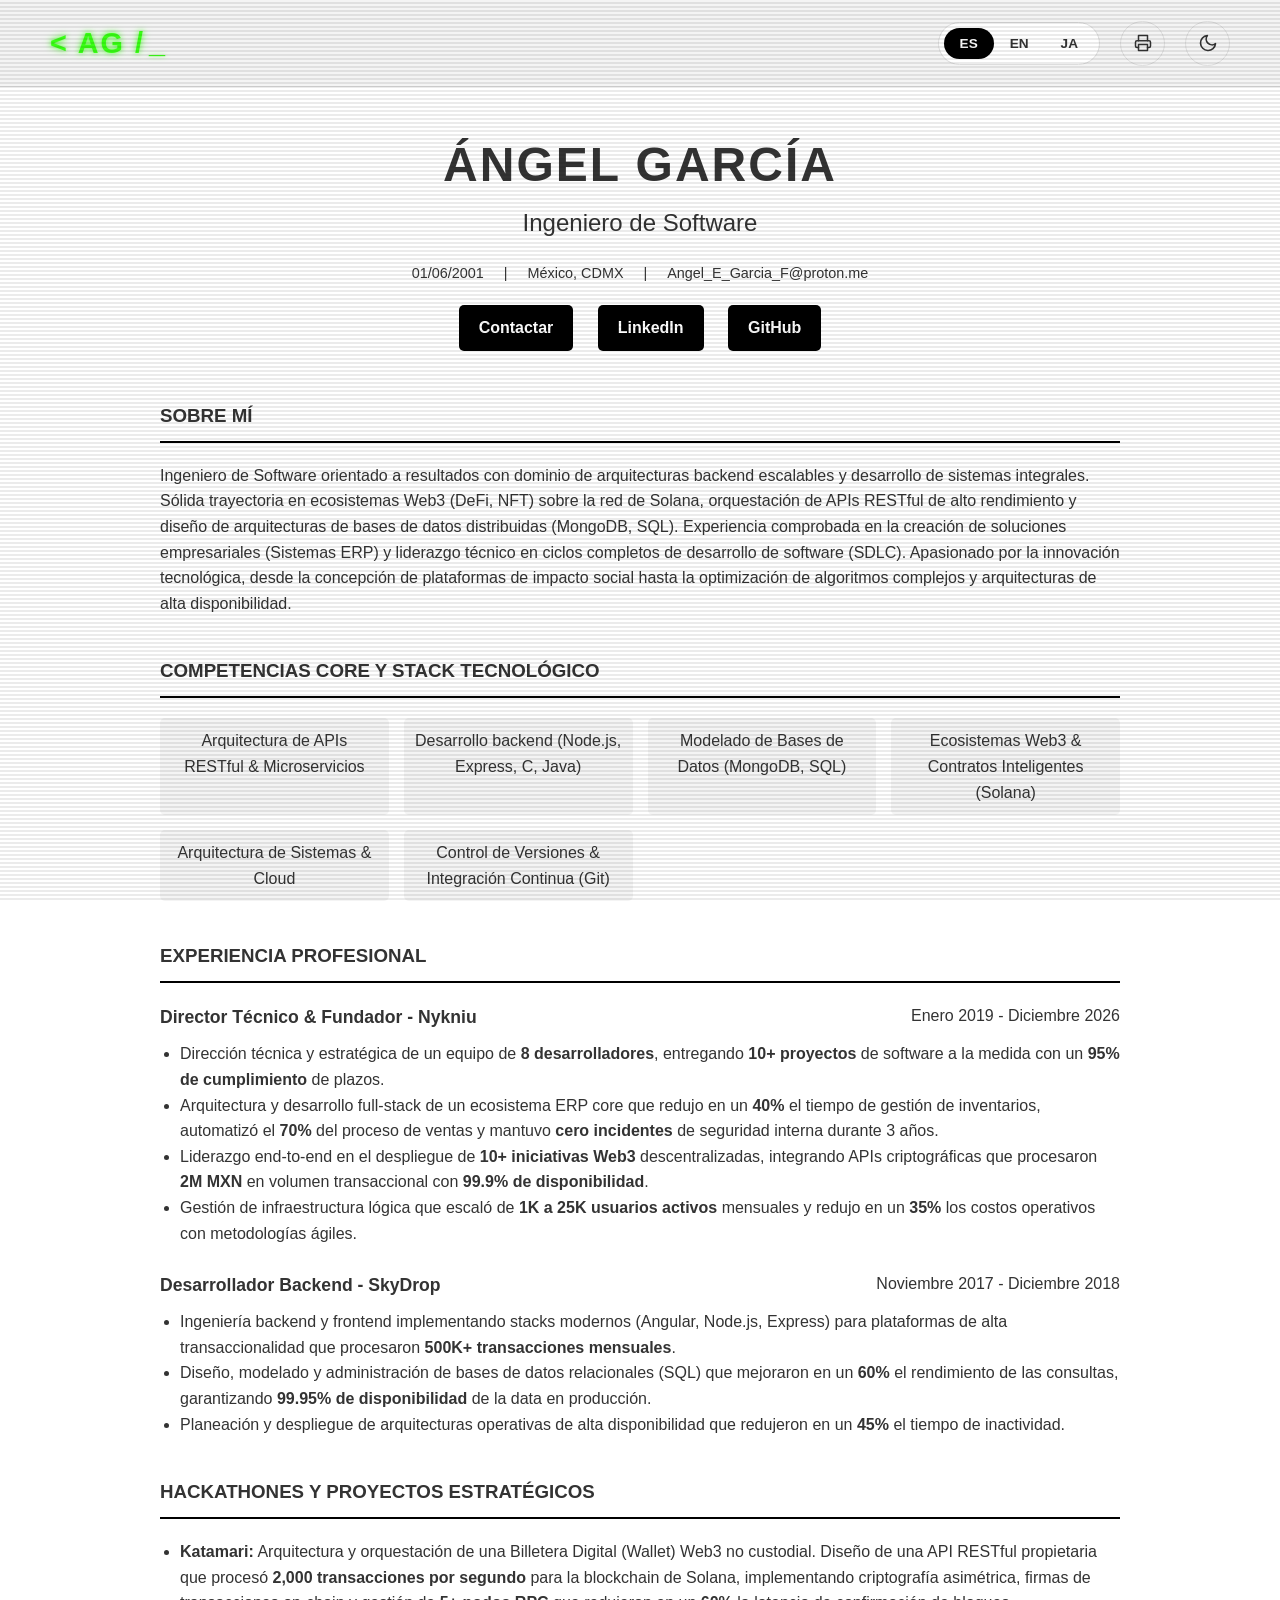
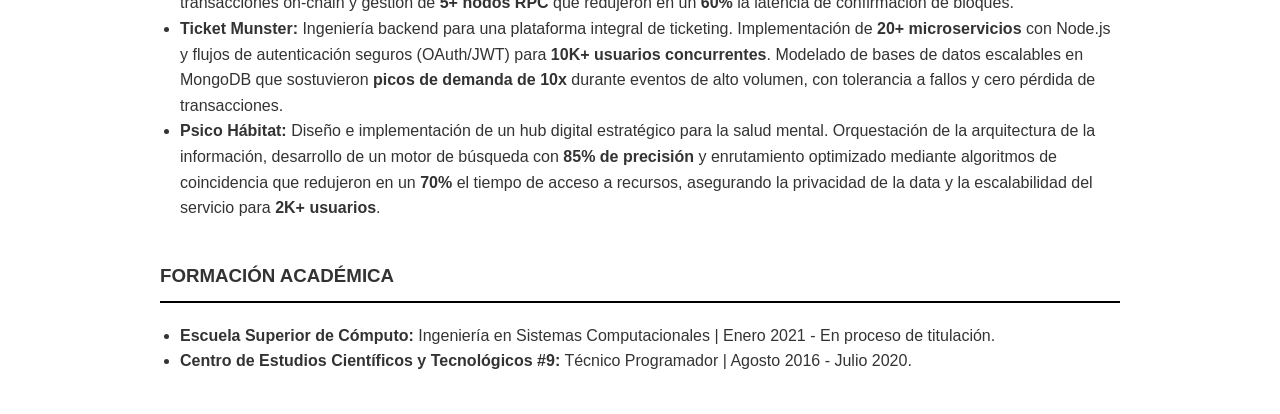
<file: index.html>
<!DOCTYPE html>
<html lang="es">
<head>
    <meta charset="UTF-8">
    <meta name="viewport" content="width=device-width, initial-scale=1.0">
    <title>CV | Ángel García</title>
    <link rel="stylesheet" href="./CSS/styles.css">
</head>
<body>

    <header>
        <div class="logo-terminal">
            <span id="typed-logo"></span><span class="cursor">_</span>
        </div>
        <div class="controls">
            <div class="lang-switch">
                <button class="lang-btn" onclick="setLanguage('es')" id="btn-es">ES</button>
                <button class="lang-btn" onclick="setLanguage('en')" id="btn-en">EN</button>
                <button class="lang-btn" onclick="setLanguage('ja')" id="btn-ja">JA</button>
            </div>
            
            <button class="theme-toggle" onclick="window.print()" aria-label="Guardar como PDF" title="Guardar como PDF">
                <svg viewBox="0 0 24 24" width="18" height="18" stroke="currentColor" stroke-width="2" fill="none" stroke-linecap="round" stroke-linejoin="round">
                    <polyline points="6 9 6 2 18 2 18 9"></polyline>
                    <path d="M6 18H4a2 2 0 0 1-2-2v-5a2 2 0 0 1 2-2h16a2 2 0 0 1 2 2v5a2 2 0 0 1-2 2h-2"></path>
                    <rect x="6" y="14" width="12" height="8"></rect>
                </svg>
            </button>

            <button class="theme-toggle" onclick="toggleTheme()" id="theme-btn" aria-label="Cambiar tema">
                <svg id="theme-icon" viewBox="0 0 24 24" width="20" height="20" stroke="currentColor" stroke-width="2" fill="none" stroke-linecap="round" stroke-linejoin="round">
                    <path d="M21 12.79A9 9 0 1 1 11.21 3 7 7 0 0 0 21 12.79z"></path>
                </svg>
            </button>
        </div>
    </header>

    <div class="container">
        <div class="hero">
            <h1 id="name">Ángel García</h1>
            <h2 id="title">Ingeniero de Software</h2>
            <div class="contact-info">
                <span id="birth">01/06/2001</span> |
                <span id="location">México, CDMX</span> |
                <span id="email">Angel_E_Garcia_F@proton.me</span>
            </div>
            <div class="social-links">
                <a href="mailto:Angel_E_Garcia_F@proton.me" id="btn-email">Contactar</a>
                <a href="https://www.linkedin.com/in/angelegarciaf/" target="_blank">LinkedIn</a>
                <a href="TU_LINK_GITHUB_AQUI" target="_blank">GitHub</a>
            </div>
        </div>

        <section>
            <h3 id="h-about">Sobre mí</h3>
            <p id="t-about">Texto dinámico</p>
        </section>

        <section>
            <h3 id="h-skills">Competencias Core y Stack Tecnológico</h3>
            <div class="skills-grid" id="t-skills">
                <div class="skill-item" id="skill1">Arquitectura de APIs RESTful & Microservicios</div>
                <div class="skill-item" id="skill2">Desarrollo backend (Node.js, Express, C, Java)</div>
                <div class="skill-item" id="skill3">Modelado de Bases de Datos (MongoDB, SQL)</div>
                <div class="skill-item" id="skill4">Ecosistemas Web3 & Contratos Inteligentes (Solana)</div>
                <div class="skill-item" id="skill5">Arquitectura de Sistemas & Cloud</div>
                <div class="skill-item" id="skill6">Control de Versiones & Integración Continua (Git)</div>
            </div>
        </section>

        <section>
            <h3 id="h-experience">Experiencia Profesional</h3>
            
            <div class="job">
                <div class="job-header">
                    <span class="job-title" id="job1-title">Director Técnico & Fundador - Nykniu</span>
                    <span id="job1-date">Enero 2019 - </span>
                </div>
                <ul id="job1-desc">
                    <li>Texto dinámico</li>
                </ul>
            </div>

            <div class="job">
                <div class="job-header">
                    <span class="job-title" id="job2-title">Desarrollador Web - SkyDrop</span>
                    <span id="job2-date">Noviembre 2017 - Diciembre 2018</span>
                </div>
                <ul id="job2-desc">
                    <li>Texto dinámico</li>
                </ul>
            </div>
        </section>

        <section>
            <h3 id="h-hack">Hackathones y Proyectos Estratégicos</h3>
            <div class="job">
                <ul id="t-hack">
                    <li>Texto dinámico</li>
                </ul>
            </div>
        </section>

        <section>
            <h3 id="h-academic">Formación Académica</h3>
            <ul>
                <li id="edu1"><strong>Escuela Superior de Cómputo:</strong> Ingeniería en Sistemas Computacionales | Enero 2021 - En proceso de titulación.</li>
                <li id="edu2"><strong>Centro de Estudios Científicos y Tecnológicos #9:</strong> Técnico Programador | Agosto 2016 - Julio 2020.</li>
            </ul>
        </section>

    </div>

    <script src="./JS/script.js"></script>
</body>
</html>
</file>
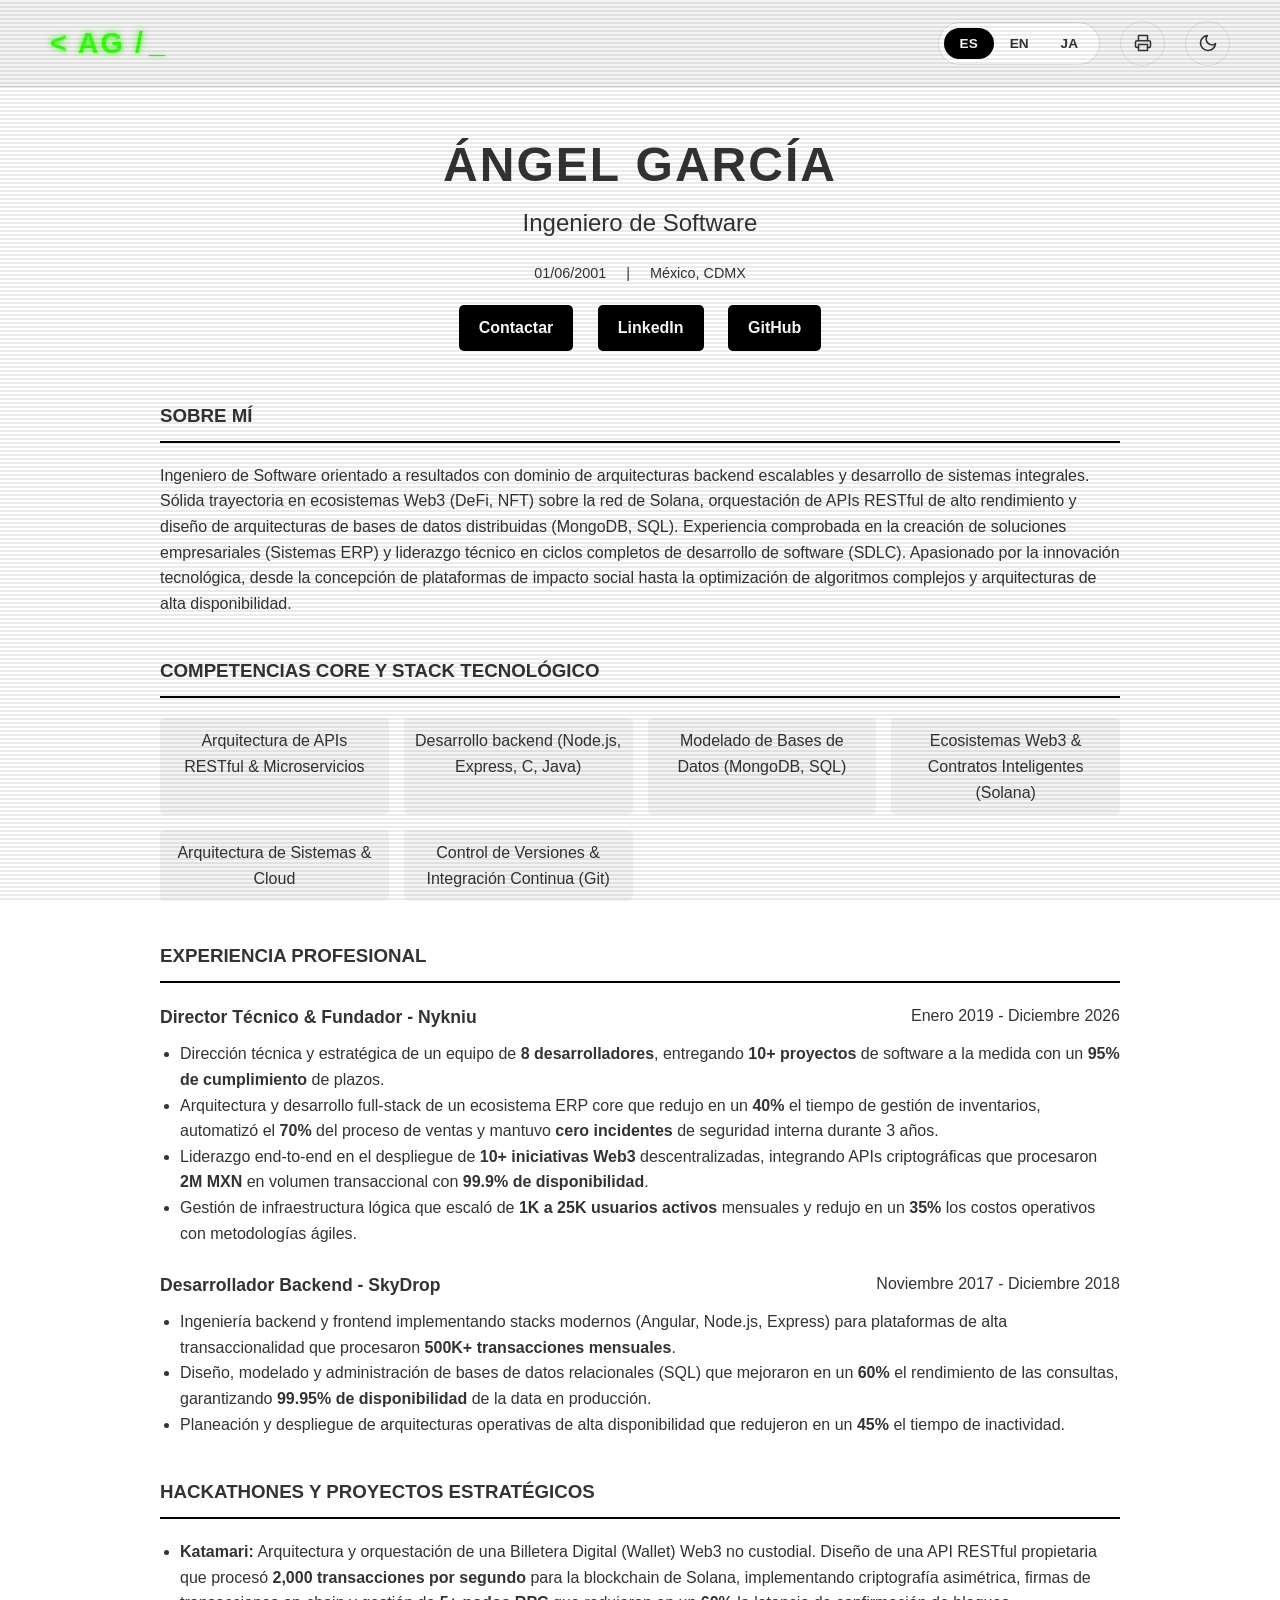
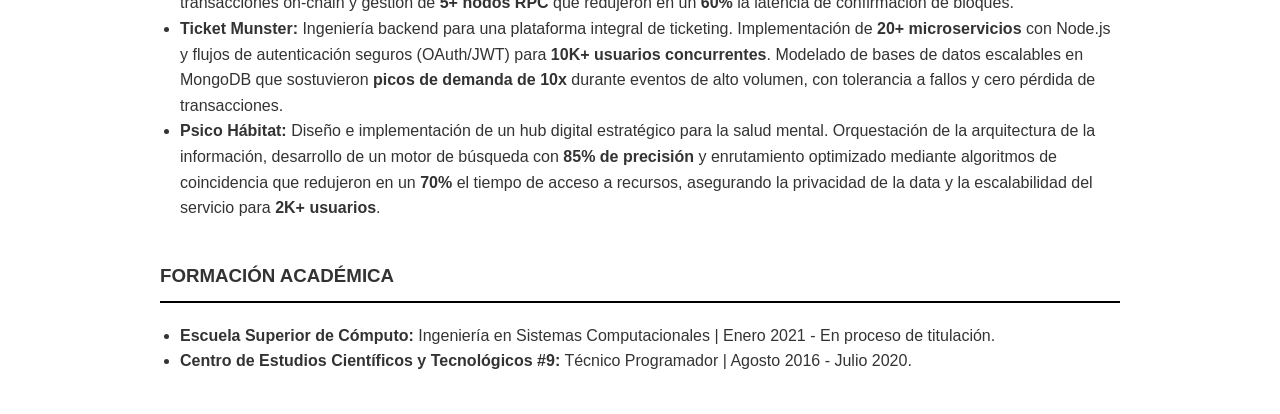
<file: HTML/index.html>
<!DOCTYPE html>
<html lang="es">
<head>
    <meta charset="UTF-8">
    <meta name="viewport" content="width=device-width, initial-scale=1.0">
    <title>CV | Ángel García</title>
    <link rel="stylesheet" href="/CSS/styles.css">
</head>
<body>

    <header>
        <div class="logo-terminal">
            <span id="typed-logo"></span><span class="cursor">_</span>
        </div>
        <div class="controls">
            <div class="lang-switch">
                <button class="lang-btn" onclick="setLanguage('es')" id="btn-es">ES</button>
                <button class="lang-btn" onclick="setLanguage('en')" id="btn-en">EN</button>
                <button class="lang-btn" onclick="setLanguage('ja')" id="btn-ja">JA</button>
            </div>
            
            <button class="theme-toggle" onclick="window.print()" aria-label="Guardar como PDF" title="Guardar como PDF">
                <svg viewBox="0 0 24 24" width="18" height="18" stroke="currentColor" stroke-width="2" fill="none" stroke-linecap="round" stroke-linejoin="round">
                    <polyline points="6 9 6 2 18 2 18 9"></polyline>
                    <path d="M6 18H4a2 2 0 0 1-2-2v-5a2 2 0 0 1 2-2h16a2 2 0 0 1 2 2v5a2 2 0 0 1-2 2h-2"></path>
                    <rect x="6" y="14" width="12" height="8"></rect>
                </svg>
            </button>

            <button class="theme-toggle" onclick="toggleTheme()" id="theme-btn" aria-label="Cambiar tema">
                <svg id="theme-icon" viewBox="0 0 24 24" width="20" height="20" stroke="currentColor" stroke-width="2" fill="none" stroke-linecap="round" stroke-linejoin="round">
                    <path d="M21 12.79A9 9 0 1 1 11.21 3 7 7 0 0 0 21 12.79z"></path>
                </svg>
            </button>
        </div>
    </header>

    <div class="container">
        <div class="hero">
            <h1 id="name">Ángel García</h1>
            <h2 id="title">Ingeniero de Software</h2>
            <div class="contact-info">
                <span id="birth">01/06/2001</span> | 
                <span id="location">México, CDMX</span>
            </div>
            <div class="social-links">
                <a href="mailto:Angel_E_Garcia_F@proton.me" id="btn-email">Contactar</a>
                <a href="https://www.linkedin.com/in/angelegarciaf/" target="_blank">LinkedIn</a>
                <a href="TU_LINK_GITHUB_AQUI" target="_blank">GitHub</a>
            </div>
        </div>

        <section>
            <h3 id="h-about">Sobre Mí</h3>
            <p id="t-about">Texto dinámico</p>
        </section>

        <section>
            <h3 id="h-skills">Competencias Core y Stack Tecnológico</h3>
            <div class="skills-grid" id="t-skills">
                <div class="skill-item" id="skill1">Arquitectura de APIs RESTful & Microservicios</div>
                <div class="skill-item" id="skill2">Desarrollo Backend (Node.js, Express)</div>
                <div class="skill-item" id="skill3">Gestión de Bases de Datos (MongoDB, SQL)</div>
                <div class="skill-item" id="skill4">Ecosistemas Web3 & Blockchain Solana</div>
                <div class="skill-item" id="skill5">Arquitectura de Sistemas & Cloud</div>
                <div class="skill-item" id="skill6">Control de Versiones & CI/CD (Git)</div>
            </div>
        </section>

        <section>
            <h3 id="h-experience">Experiencia Laboral</h3>
            
            <div class="job">
                <div class="job-header">
                    <span class="job-title" id="job1-title">Fundador - Nykniu</span>
                    <span id="job1-date">Enero 2019 - Febrero 2026</span>
                </div>
                <ul id="job1-desc">
                    <li>Texto dinámico</li>
                </ul>
            </div>

            <div class="job">
                <div class="job-header">
                    <span class="job-title" id="job2-title">Desarrollador Web - SkyDrop</span>
                    <span id="job2-date">Noviembre 2017 - Diciembre 2018</span>
                </div>
                <ul id="job2-desc">
                    <li>Texto dinámico</li>
                </ul>
            </div>
        </section>

        <section>
            <h3 id="h-hack">Hackathones y Proyectos Estratégicos</h3>
            <div class="job">
                <ul id="t-hack">
                    <li>Texto dinámico</li>
                </ul>
            </div>
        </section>

        <section>
            <h3 id="h-academic">Formación Académica</h3>
            <ul>
                <li id="edu1"><strong>Escuela Superior de Cómputo:</strong> Ingeniería en Sistemas Computacionales | Enero 2021 - En proceso de titulación.</li>
                <li id="edu2"><strong>Centro de Estudios Científicos y Tecnológicos #9:</strong> Técnico Programador | Agosto 2016 - Julio 2020.</li>
            </ul>
        </section>

    </div>

    <script src="/JS/script.js"></script>
</body>
</html>
</file>
<file: CSS/styles.css>
:root {
    --bg-color: #ffffff;
    --text-color: #333333;
    --accent-color: #000000;
    --secondary-bg: #f4f4f4;
    --border-color: #dddddd;
    --transition: all 0.3s ease;
}

[data-theme="dark"] {
    --bg-color: #121212;
    --text-color: #e0e0e0;
    --accent-color: #ffffff;
    --secondary-bg: #1e1e1e;
    --border-color: #333333;
}

* {
    box-sizing: border-box;
    margin: 0;
    padding: 0;
    font-family: 'Segoe UI', Tahoma, Geneva, Verdana, sans-serif;
}

body {
    background-color: var(--bg-color);
    color: var(--text-color);
    transition: var(--transition);
    line-height: 1.6;
}

header {
    display: flex;
    justify-content: space-between;
    align-items: center;
    padding: 20px 50px;
    background-color: var(--secondary-bg);
    border-bottom: 1px solid var(--border-color);
    transition: var(--transition);
}

.controls {
    display: flex;
    gap: 20px;
    align-items: center;
}

/* Diseño del selector de idiomas (Píldora) */
.lang-switch {
    display: flex;
    background-color: var(--bg-color);
    border-radius: 30px;
    padding: 5px;
    border: 1px solid var(--border-color);
    transition: var(--transition);
}

.lang-btn {
    background: transparent;
    border: none;
    padding: 8px 16px;
    font-size: 0.85rem;
    font-weight: bold;
    color: var(--text-color);
    cursor: pointer;
    border-radius: 25px;
    transition: var(--transition);
    outline: none;
}

.lang-btn.active {
    background-color: var(--accent-color);
    color: var(--bg-color);
}

.lang-btn:hover:not(.active) {
    opacity: 0.6;
}

/* Diseño del botón circular del tema */
.theme-toggle {
    background-color: transparent;
    border: 1px solid var(--border-color);
    color: var(--text-color);
    width: 45px;
    height: 45px;
    border-radius: 50%;
    display: flex;
    justify-content: center;
    align-items: center;
    cursor: pointer;
    transition: var(--transition);
    outline: none;
}

.theme-toggle:hover {
    background-color: var(--secondary-bg);
    transform: translateY(-2px);
    box-shadow: 0 4px 8px rgba(0,0,0,0.1);
}

[data-theme="dark"] .theme-toggle:hover {
    box-shadow: 0 4px 8px rgba(255,255,255,0.1);
}

/* Resto de la estructura */
.container {
    max-width: 1000px;
    margin: 40px auto;
    padding: 0 20px;
}

.hero {
    text-align: center;
    margin-bottom: 50px;
}

.hero h1 {
    font-size: 3rem;
    text-transform: uppercase;
    letter-spacing: 2px;
}

.hero h2 {
    font-weight: 300;
    margin-bottom: 20px;
}

.contact-info {
    display: flex;
    justify-content: center;
    gap: 20px;
    flex-wrap: wrap;
    margin-bottom: 20px;
    font-size: 0.9rem;
}

.social-links a {
    display: inline-block;
    margin: 0 10px;
    padding: 10px 20px;
    background-color: var(--accent-color);
    color: var(--bg-color);
    text-decoration: none;
    border-radius: 5px;
    font-weight: bold;
    transition: var(--transition);
}

.social-links a:hover {
    opacity: 0.8;
}

section {
    margin-bottom: 40px;
}

h3 {
    border-bottom: 2px solid var(--accent-color);
    padding-bottom: 10px;
    margin-bottom: 20px;
    text-transform: uppercase;
}

.job, .project {
    margin-bottom: 25px;
}

.job-header {
    display: flex;
    justify-content: space-between;
    margin-bottom: 10px;
}

.job-title {
    font-weight: bold;
    font-size: 1.1rem;
}

.skills-grid {
    display: grid;
    grid-template-columns: repeat(auto-fit, minmax(200px, 1fr));
    gap: 15px;
}

.skill-item {
    background-color: var(--secondary-bg);
    padding: 10px;
    border-radius: 5px;
    text-align: center;
    transition: var(--transition);
}

.skill-item:hover {
    background-color: var(--accent-color);
    color: var(--bg-color);
}

ul {
    margin-left: 20px;
}

/* =========================================
   Estilos del Logo Terminal (8-bit CRT)
   ========================================= */
.logo-terminal {
    font-family: 'Courier New', Courier, monospace; /* Fuente clásica de consola */
    font-size: 1.8rem;
    font-weight: bold;
    color: #39ff14; /* Verde neón vibrante */
    text-shadow: 0 0 5px rgba(57, 255, 20, 0.7), 
                 0 0 10px rgba(57, 255, 20, 0.5); /* Resplandor CRT */
    letter-spacing: 2px;
    display: flex;
    align-items: center;
    user-select: none; /* Evita que el usuario lo seleccione por accidente */
}

/* El bloque parpadeante del cursor */
.cursor {
    color: #39ff14;
    margin-left: 4px;
    text-shadow: 0 0 5px rgba(57, 255, 20, 0.7);
    animation: blink 1s step-end infinite;
}

/* Animación de parpadeo puro (sin transiciones suaves, como en DOS) */
@keyframes blink {
    0%, 100% { opacity: 1; }
    50% { opacity: 0; }
}

/* =========================================
   Efecto de Scanlines (CRT Overlay)
   ========================================= */
body::after {
    content: " ";
    display: block;
    position: fixed; /* Se mantiene estático aunque hagas scroll */
    top: 0;
    left: 0;
    bottom: 0;
    right: 0;
    /* Crea las líneas horizontales intercaladas */
    background: linear-gradient(
        to bottom,
        rgba(255, 255, 255, 0) 50%,
        rgba(0, 0, 0, 0.08) 50%
    );
    background-size: 100% 4px; /* Grosor de las líneas */
    z-index: 9999; /* Asegura que esté por encima de todo */
    pointer-events: none; /* ¡CRUCIAL! Permite que los clics traspasen el efecto */
}

/* Opcional: Un ligerísimo parpadeo general para simular el tubo de rayos catódicos */
body {
    animation: crt-flicker 0.15s infinite;
}

@keyframes crt-flicker {
    0% { opacity: 0.99; }
    50% { opacity: 1; }
    100% { opacity: 0.99; }
}

/* =========================================
   Diseño Responsivo (Móviles y Tablets)
   ========================================= */
@media (max-width: 768px) {
    header {
        flex-direction: column;
        gap: 15px;
        padding: 15px 20px;
    }
    .hero h1 {
        font-size: 2.2rem;
    }
    .contact-info {
        flex-direction: column;
        gap: 5px;
        align-items: center;
    }
    .social-links {
        display: flex;
        flex-direction: column;
        gap: 10px;
        align-items: center;
    }
    .social-links a {
        margin: 0;
        width: 100%;
        max-width: 300px;
    }
    .skills-grid {
        grid-template-columns: 1fr; /* Una sola columna en móviles */
    }
    .controls {
        flex-wrap: wrap;
        justify-content: center;
    }
}

/* =========================================
   Reglas de Impresión (Exportar a PDF)
   Formato ATS: Helvetica, 1 página
   Nombre 18pt | Títulos de sección 14pt | Cuerpo 10pt
   ========================================= */
@page {
    size: letter;
    margin: 6mm 10mm;
}

@media print {
    /* Helvetica en todo el documento (ignora la fuente de pantalla) */
    *, *::before, *::after {
        font-family: Helvetica, Arial, sans-serif !important;
    }

    /* Texto negro sobre blanco, sin animaciones (requisito ATS) */
    body, [data-theme="dark"] {
        background-color: white !important;
        color: black !important;
        animation: none !important;
        font-size: 10pt;
        line-height: 1.2;
    }

    /* Ocultar UI y efectos que un parser ATS no lee */
    header, .controls, .theme-toggle, .lang-switch,
    body::after, .logo-terminal, .cursor {
        display: none !important;
    }

    .container {
        max-width: 100%;
        margin: 0;
        padding: 0;
    }

    /* Encabezado: nombre a 18pt, resto del hero a 10pt */
    .hero {
        text-align: center;
        margin-bottom: 6pt;
    }
    .hero h1 {
        font-size: 18pt;
        letter-spacing: 0;
        margin: 0 0 2pt;
    }
    .hero h2 {
        font-size: 10pt;
        font-weight: bold;
        margin-bottom: 3pt;
    }
    /* En impresión el ancho de página cae bajo los 768px de la media query
       móvil; restauramos el flujo horizontal de contacto y enlaces */
    .contact-info, .social-links {
        display: block;
    }
    .contact-info {
        font-size: 10pt;
        margin-bottom: 3pt;
    }
    .social-links a {
        display: inline;
        margin: 0 6pt;
        padding: 0;
        background: transparent !important;
        color: black !important;
        border: none;
        border-radius: 0;
        font-weight: normal;
        font-size: 10pt;
        text-decoration: underline;
    }

    /* Títulos de sección: 14pt con subrayado simple */
    h3 {
        font-size: 14pt;
        border-bottom: 1px solid black;
        padding-bottom: 1pt;
        margin: 4pt 0 2pt;
    }

    section {
        margin-bottom: 6pt;
    }

    /* Cuerpo del texto: 10pt en todo el contenido */
    p, li, .job-header, .job-title, .skill-item {
        font-size: 10pt;
    }
    .job-title {
        font-weight: bold;
    }

    /* Habilidades en 2 columnas para ahorrar espacio
       (el orden del DOM no cambia: los ATS leen skill1..skill6 en secuencia) */
    .skills-grid {
        grid-template-columns: repeat(2, 1fr);
        gap: 2pt 12pt;
    }
    .skill-item {
        background: transparent !important;
        color: black !important;
        padding: 0;
        border-radius: 0;
        text-align: left;
        transition: none;
    }

    /* Compactación para caber en una sola página */
    .job {
        margin-bottom: 5pt;
    }
    ul {
        margin: 2pt 0 0 12pt;
    }
    li {
        margin-bottom: 0;
    }

    /* Control de saltos de página */
    .job, .skill-item, li {
        page-break-inside: avoid;
        break-inside: avoid;
    }
    h3, .job-header {
        page-break-after: avoid;
        break-after: avoid;
    }
}
</file>
